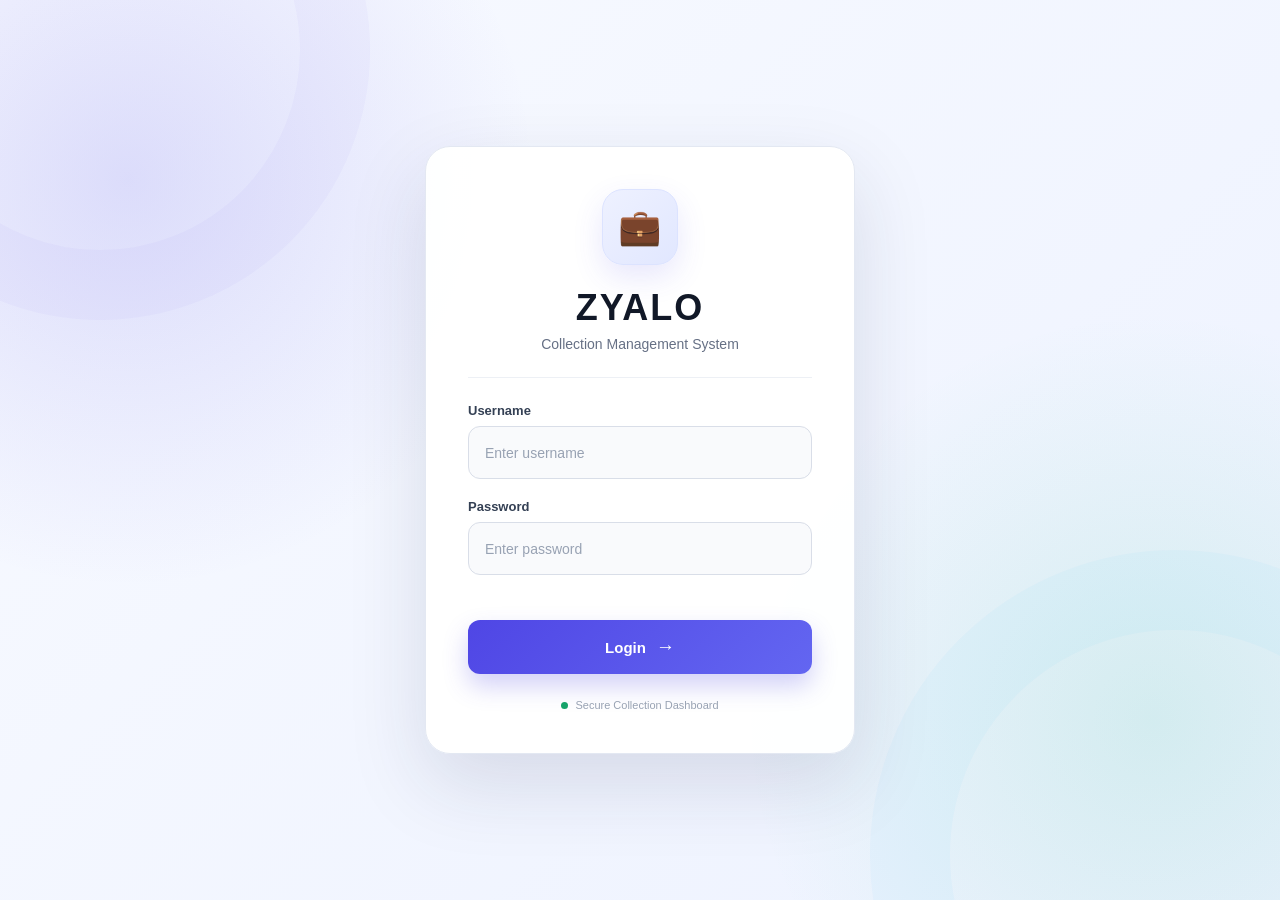
<file: index.html>
<!DOCTYPE html>
<html lang="en">

<head>
    <meta charset="UTF-8">
    <meta name="viewport" content="width=device-width, initial-scale=1.0">

    <title>ZYALO | Login</title>

    <link rel="stylesheet" href="van.css">
</head>

<body>

    <div class="login-page">

        <div class="login-card">

            <div class="login-logo">
                💼
            </div>

            <div class="login-brand">
                ZYALO
            </div>

            <p class="login-subtitle">
                Collection Management System
            </p>

            <div class="login-line"></div>

            <form onsubmit="event.preventDefault(); login();">

                <div class="input-group">

                    <label for="username">
                        Username
                    </label>

                    <input
                        type="text"
                        id="username"
                        placeholder="Enter username"
                        autocomplete="username"
                        required>

                </div>


                <div class="input-group">

                    <label for="password">
                        Password
                    </label>

                    <input
                        type="password"
                        id="password"
                        placeholder="Enter password"
                        autocomplete="current-password"
                        required>

                </div>


                <p
                    id="login-message"
                    class="login-message">
                </p>


                <button
                    type="submit"
                    class="login-button">

                    Login
                    <span>→</span>

                </button>

            </form>


            <div class="login-footer">

                <span class="secure-dot"></span>

                Secure Collection Dashboard

            </div>

        </div>

    </div>


    <script src="auth.js"></script>

</body>

</html>
</file>
<file: van.css>
/* =========================================================
   GLOBAL
========================================================= */

* {
    box-sizing: border-box;
}

html {
    scroll-behavior: smooth;
}

body {
    margin: 0;

    font-family:
        "Segoe UI",
        Arial,
        sans-serif;

    background: #f4f7fc;

    color: #14213d;
}


/* =========================================================
   LOGIN PAGE
========================================================= */

.login-page {

    min-height: 100vh;

    display: flex;

    justify-content: center;

    align-items: center;

    padding: 25px;

    position: relative;

    overflow: hidden;

    background:
        radial-gradient(
            circle at 10% 20%,
            rgba(79,70,229,0.16),
            transparent 30%
        ),
        radial-gradient(
            circle at 90% 80%,
            rgba(16,185,129,0.12),
            transparent 30%
        ),
        linear-gradient(
            135deg,
            #f8faff,
            #edf2ff
        );
}


/* background circle */

.login-page::before {

    content: "";

    position: absolute;

    width: 400px;

    height: 400px;

    border-radius: 50%;

    border: 70px solid
        rgba(79,70,229,0.035);

    top: -220px;

    left: -170px;
}


.login-page::after {

    content: "";

    position: absolute;

    width: 450px;

    height: 450px;

    border-radius: 50%;

    border: 80px solid
        rgba(14,165,233,0.035);

    bottom: -260px;

    right: -200px;
}


/* =========================================================
   LOGIN CARD
========================================================= */

.login-card {

    width: 430px;

    max-width: 100%;

    padding: 42px;

    background:
        rgba(255,255,255,0.97);

    border: 1px solid #e3e8f2;

    border-radius: 25px;

    position: relative;

    z-index: 2;

    box-shadow:
        0 30px 80px
        rgba(30,41,75,0.13);

    animation:
        loginAppear 0.6s ease;
}


@keyframes loginAppear {

    from {

        opacity: 0;

        transform:
            translateY(25px);

    }

    to {

        opacity: 1;

        transform:
            translateY(0);

    }

}


/* =========================================================
   LOGIN LOGO
========================================================= */

.login-logo {

    width: 76px;

    height: 76px;

    margin:
        0 auto 22px;

    display: flex;

    align-items: center;

    justify-content: center;

    background:
        linear-gradient(
            135deg,
            #eef1ff,
            #e1e7ff
        );

    border:
        1px solid #dce3ff;

    border-radius: 21px;

    font-size: 35px;

    box-shadow:
        0 12px 30px
        rgba(79,70,229,0.13);
}


/* =========================================================
   LOGIN BRAND
========================================================= */

.login-brand {

    text-align: center;

    font-size: 36px;

    font-weight: 900;

    letter-spacing: 2px;

    color: #111827;
}


.login-subtitle {

    text-align: center;

    color: #667085;

    font-size: 14px;

    margin:
        7px 0 25px;
}


.login-line {

    height: 1px;

    background:
        #edf0f5;

    margin-bottom: 25px;
}


/* =========================================================
   INPUT
========================================================= */

.input-group {

    margin-bottom: 20px;
}


.input-group label {

    display: block;

    color: #344054;

    font-size: 13px;

    font-weight: 700;

    margin-bottom: 8px;
}


.input-group input {

    width: 100%;

    height: 53px;

    border:
        1px solid #d9dee8;

    border-radius: 12px;

    background: #f9fafc;

    padding:
        0 16px;

    font-size: 14px;

    color: #101828;

    outline: none;

    transition:
        0.2s ease;
}


.input-group input:hover {

    background: white;

    border-color:
        #b8c0cf;
}


.input-group input:focus {

    background: white;

    border-color:
        #5964f2;

    box-shadow:
        0 0 0 4px
        rgba(89,100,242,0.10);
}


.input-group input::placeholder {

    color: #98a2b3;
}


/* =========================================================
   LOGIN MESSAGE
========================================================= */

.login-message {

    min-height: 18px;

    margin:
        0 0 7px;

    color: #d92d20;

    font-size: 12px;

    font-weight: 600;
}


/* =========================================================
   LOGIN BUTTON
========================================================= */

.login-button {

    width: 100%;

    height: 54px;

    border: none;

    border-radius: 12px;

    background:
        linear-gradient(
            135deg,
            #4f46e5,
            #6366f1
        );

    color: white;

    font-size: 15px;

    font-weight: 800;

    cursor: pointer;

    box-shadow:
        0 12px 25px
        rgba(79,70,229,0.25);

    transition:
        0.2s ease;

    display: flex;

    align-items: center;

    justify-content: center;

    gap: 10px;
}


.login-button span {

    font-size: 19px;

    transition:
        transform 0.2s ease;
}


.login-button:hover {

    transform:
        translateY(-2px);

    box-shadow:
        0 17px 32px
        rgba(79,70,229,0.30);
}


.login-button:hover span {

    transform:
        translateX(4px);
}


/* =========================================================
   LOGIN FOOTER
========================================================= */

.login-footer {

    margin-top: 25px;

    text-align: center;

    color: #98a2b3;

    font-size: 11px;

    display: flex;

    justify-content: center;

    align-items: center;

    gap: 7px;
}


.secure-dot {

    width: 7px;

    height: 7px;

    border-radius: 50%;

    background: #16a36a;
}


/* =========================================================
   DASHBOARD LAYOUT
========================================================= */

.dashboard-layout {

    min-height: 100vh;

    display: flex;
}


/* =========================================================
   SIDEBAR
========================================================= */

.sidebar {

    width: 245px;

    min-height: 100vh;

    position: fixed;

    top: 0;

    left: 0;

    bottom: 0;

    padding:
        25px 18px;

    background:
        linear-gradient(
            180deg,
            #172f68,
            #102552
        );

    color: white;

    z-index: 10;
}


/* BRAND */

.brand {

    display: flex;

    align-items: center;

    gap: 12px;

    padding:
        5px 9px 35px;
}


.brand-logo {

    width: 48px;

    height: 48px;

    border-radius: 14px;

    display: flex;

    justify-content: center;

    align-items: center;

    background:
        linear-gradient(
            135deg,
            #4f8cff,
            #7048ff
        );

    font-size: 23px;

    font-weight: 900;

    box-shadow:
        0 8px 25px
        rgba(79,140,255,0.30);
}


.brand h2 {

    margin: 0;

    font-size: 20px;

    letter-spacing: 1px;
}


.brand span {

    color: #b9c8eb;

    font-size: 10px;
}


/* MENU */

.sidebar-menu {

    display: flex;

    flex-direction: column;

    gap: 8px;
}


.menu-item {

    display: flex;

    align-items: center;

    gap: 13px;

    padding:
        14px 15px;

    border-radius: 11px;

    text-decoration: none;

    color: #d8e3ff;

    font-size: 13px;

    transition:
        0.2s ease;
}


.menu-item:hover {

    background:
        rgba(255,255,255,0.08);

    color: white;
}


.menu-item.active {

    color: white;

    background:
        linear-gradient(
            135deg,
            #4e78ff,
            #6257e8
        );

    box-shadow:
        0 9px 22px
        rgba(70,90,230,0.25);
}


/* SIDEBAR BOTTOM */

.sidebar-bottom {

    position: absolute;

    bottom: 45px;

    left: 32px;

    color: #91b3ff;

    font-size: 11px;
}


.sidebar-bottom p {

    margin-top: 15px;
}


.sidebar-status {

    display: flex;

    align-items: center;

    gap: 7px;

    color: #d4ddf6;
}


.sidebar-status span {

    width: 7px;

    height: 7px;

    border-radius: 50%;

    background: #28d17c;
}


/* =========================================================
   MAIN CONTENT
========================================================= */

.main-content {

    margin-left: 245px;

    width:
        calc(100% - 245px);

    min-height: 100vh;

    padding:
        30px 38px 45px;

    background: #f4f7fc;
}


/* =========================================================
   HEADER
========================================================= */

.top-header {

    display: flex;

    align-items: flex-start;

    justify-content: space-between;

    margin-bottom: 22px;
}


.small-label {

    margin: 0 0 5px;

    color: #536dff;

    font-size: 11px;

    font-weight: 800;

    letter-spacing: 1.5px;
}


.top-header h1 {

    margin: 0;

    color: #14213d;

    font-size: 31px;

    font-weight: 800;
}


.header-description {

    margin:
        6px 0 0;

    color: #7a879a;

    font-size: 14px;
}


.header-right {

    display: flex;

    align-items: center;

    gap: 15px;
}


.profile-box {

    background: white;

    border: 1px solid #e5e9f1;

    border-radius: 12px;

    padding:
        7px 13px;

    display: flex;

    align-items: center;

    gap: 9px;

    box-shadow:
        0 5px 18px
        rgba(30,50,90,0.05);
}


.profile-icon {

    width: 37px;

    height: 37px;

    border-radius: 50%;

    display: flex;

    justify-content: center;

    align-items: center;

    background: #edf2ff;
}


.profile-box small {

    display: block;

    color: #98a2b3;

    font-size: 10px;
}


.profile-box strong {

    display: block;

    color: #172f68;

    font-size: 12px;
}


/* =========================================================
   STATUS
========================================================= */

.data-status {

    display: inline-block;

    padding:
        9px 15px;

    margin-bottom: 18px;

    border-radius: 9px;

    background: #fff8e7;

    border:
        1px solid #f6dfa2;

    color: #a36a00;

    font-size: 12px;

    font-weight: 700;
}


.success-status {

    background: #ecfdf5;

    border-color: #b7efd7;

    color: #00865a;
}


.error-status {

    background: #fff1f2;

    border-color: #fecdd3;

    color: #be123c;
}


/* =========================================================
   KPI CARDS
========================================================= */

.kpi-grid {

    display: grid;

    grid-template-columns:
        repeat(4, 1fr);

    gap: 18px;

    margin-bottom: 20px;
}


.kpi-card {

    min-height: 168px;

    background: white;

    border:
        1px solid #e5e9f1;

    border-radius: 17px;

    padding: 21px;

    position: relative;

    overflow: hidden;

    box-shadow:
        0 7px 25px
        rgba(30,50,90,0.06);

    transition:
        0.25s ease;
}


.kpi-card:hover {

    transform:
        translateY(-3px);

    box-shadow:
        0 13px 30px
        rgba(30,50,90,0.10);
}


.kpi-card::after {

    content: "";

    position: absolute;

    width: 100px;

    height: 100px;

    border-radius: 50%;

    right: -35px;

    bottom: -40px;

    opacity: .12;
}


.kpi-card.blue::after {
    background: #4d83ff;
}


.kpi-card.purple::after {
    background: #7c3aed;
}


.kpi-card.green::after {
    background: #16a36a;
}


.kpi-card.red::after {
    background: #ef5350;
}


.kpi-icon {

    width: 45px;

    height: 45px;

    display: flex;

    justify-content: center;

    align-items: center;

    border-radius: 12px;

    font-size: 21px;

    margin-bottom: 18px;
}


.blue .kpi-icon {
    background: #eaf0ff;
}


.purple .kpi-icon {
    background: #f0eaff;
}


.green .kpi-icon {
    background: #e0f8ef;
}


.red .kpi-icon {
    background: #ffe8e8;
}


.kpi-card p {

    margin:
        0 0 6px;

    color: #68758a;

    font-size: 13px;

    font-weight: 600;
}


.kpi-card h2 {

    margin: 0;

    color: #14213d;

    font-size: 25px;

    font-weight: 850;
}


.kpi-small {

    display: block;

    margin-top: 5px;

    color: #a0aaba;

    font-size: 10px;
}


/* =========================================================
   SUMMARY CARD
========================================================= */

.summary-card {

    background: white;

    border:
        1px solid #e5e9f1;

    border-radius: 17px;

    padding: 23px 27px;

    margin-bottom: 20px;

    box-shadow:
        0 7px 25px
        rgba(30,50,90,0.05);
}


.summary-header {

    display: flex;

    justify-content: space-between;

    align-items: center;

    margin-bottom: 22px;
}


.summary-header h2 {

    margin: 0;

    font-size: 19px;
}


.summary-badge {

    padding:
        7px 13px;

    background: #eef2ff;

    color: #536dff;

    border-radius: 20px;

    font-size: 11px;

    font-weight: 800;
}


.summary-grid {

    display: grid;

    grid-template-columns:
        repeat(4, 1fr);
}


.summary-item {

    display: flex;

    align-items: center;

    gap: 12px;

    padding:
        5px 22px;

    border-right:
        1px solid #edf0f5;
}


.summary-item:last-child {

    border-right: none;
}


.summary-icon {

    width: 45px;

    height: 45px;

    border-radius: 50%;

    display: flex;

    justify-content: center;

    align-items: center;

    font-weight: 800;

    font-size: 18px;
}


.blue-bg {

    background: #e7efff;

    color: #3d76e8;
}


.green-bg {

    background: #ddf8ed;

    color: #079b69;
}


.purple-bg {

    background: #eee8ff;

    color: #7445dc;
}


.red-bg {

    background: #ffe7e7;

    color: #e53935;
}


.summary-item small {

    display: block;

    color: #8490a5;

    font-size: 11px;

    margin-bottom: 3px;
}


.summary-item strong {

    display: block;

    color: #14213d;

    font-size: 17px;
}


/* =========================================================
   CHART GRID
========================================================= */

.charts-grid {

    display: grid;

    grid-template-columns:
        repeat(2, 1fr);

    gap: 20px;

    margin-bottom: 20px;
}


.chart-card {

    background: white;

    border:
        1px solid #e5e9f1;

    border-radius: 17px;

    padding: 24px;

    min-height: 400px;

    box-shadow:
        0 7px 25px
        rgba(30,50,90,0.05);
}


.full-chart {

    grid-column:
        1 / -1;
}


.chart-heading {

    margin-bottom: 15px;
}


.chart-label {

    margin:
        0 0 5px;

    color: #536dff;

    font-size: 10px;

    font-weight: 800;

    letter-spacing: 1.5px;
}


.chart-heading h2 {

    margin: 0;

    color: #14213d;

    font-size: 19px;

    font-weight: 800;
}


.chart-heading p:last-child {

    margin:
        5px 0 0;

    color: #8490a5;

    font-size: 12px;
}


.chart-wrapper {

    position: relative;

    width: 100%;

    height: 295px;
}


.chart-wrapper.large {

    height: 330px;
}


/* =========================================================
   TABLE
========================================================= */

.table-panel {

    background: white;

    border:
        1px solid #e5e9f1;

    border-radius: 17px;

    overflow: hidden;

    box-shadow:
        0 7px 25px
        rgba(30,50,90,0.05);
}


.table-heading {

    display: flex;

    align-items: center;

    justify-content: space-between;

    padding:
        23px 27px;

    border-bottom:
        1px solid #edf0f5;
}


.table-heading h2 {

    margin: 0;

    font-size: 19px;
}


.table-heading p:last-child {

    margin:
        5px 0 0;

    color: #8490a5;

    font-size: 12px;
}


.status-badge {

    padding:
        7px 12px;

    border-radius: 20px;

    background: #e8faf2;

    color: #00865a;

    font-size: 10px;

    font-weight: 800;
}


.table-container {

    width: 100%;

    overflow-x: auto;
}


table {

    width: 100%;

    min-width: 900px;

    border-collapse: collapse;
}


thead {

    background: #f8faff;
}


th {

    padding:
        14px 17px;

    color: #68758a;

    font-size: 10px;

    font-weight: 800;

    text-transform: uppercase;

    text-align: left;
}


td {

    padding:
        15px 17px;

    border-top:
        1px solid #edf0f5;

    color: #536174;

    font-size: 12px;
}


tbody tr {

    transition:
        0.15s ease;
}


tbody tr:hover {

    background: #f8faff;
}


.executive-name {

    color: #172f68;
}


.rank {

    width: 26px;

    height: 26px;

    display: inline-flex;

    justify-content: center;

    align-items: center;

    background: #eef2ff;

    color: #536dff;

    border-radius: 8px;

    font-size: 10px;

    font-weight: 800;
}


.received-text {

    color: #079b69;

    font-weight: 700;
}


.pending-text {

    color: #e53935;

    font-weight: 700;
}


.percentage {

    display: inline-block;

    padding:
        5px 9px;

    border-radius: 15px;

    font-weight: 800;

    font-size: 10px;
}


.percentage-high {

    background: #ddf8ed;

    color: #07895d;
}


.percentage-medium {

    background: #fff2d8;

    color: #b87900;
}


.percentage-low {

    background: #ffe5e5;

    color: #d52e2e;
}


.loading-cell {

    text-align: center;

    padding: 30px;
}


/* =========================================================
   LOGOUT
========================================================= */

.logout-button {

    border: none;

    background: #ffe8e8;

    color: #d92d20;

    padding:
        11px 19px;

    border-radius: 10px;

    font-size: 12px;

    font-weight: 800;

    cursor: pointer;

    transition:
        0.2s ease;
}


.logout-button:hover {

    background: #ffd7d7;

    transform:
        translateY(-2px);
}


/* =========================================================
   FOOTER
========================================================= */

.dashboard-footer {

    text-align: center;

    color: #a0aaba;

    font-size: 10px;

    padding-top: 25px;
}


/* =========================================================
   RESPONSIVE
========================================================= */

@media (max-width: 1100px) {

    .sidebar {

        width: 210px;
    }


    .main-content {

        margin-left: 210px;

        width:
            calc(100% - 210px);

        padding:
            25px;
    }


    .kpi-grid {

        grid-template-columns:
            repeat(2, 1fr);
    }


    .summary-grid {

        grid-template-columns:
            repeat(2, 1fr);

        gap: 15px;
    }


    .summary-item {

        border-right: none;
    }

}


@media (max-width: 800px) {

    .sidebar {

        display: none;
    }


    .main-content {

        margin-left: 0;

        width: 100%;

        padding: 20px;
    }


    .charts-grid {

        grid-template-columns: 1fr;
    }


    .full-chart {

        grid-column: auto;
    }


    .top-header {

        flex-direction: column;

        gap: 15px;
    }


    .header-right {

        width: 100%;

        justify-content:
            space-between;
    }

}


@media (max-width: 550px) {

    .login-card {

        padding:
            32px 24px;
    }


    .kpi-grid {

        grid-template-columns: 1fr;
    }


    .summary-grid {

        grid-template-columns: 1fr;
    }


    .summary-item {

        padding:
            12px 0;

        border-bottom:
            1px solid #edf0f5;
    }


    .summary-item:last-child {

        border-bottom: none;
    }


    .top-header h1 {

        font-size: 25px;
    }


    .chart-card {

        padding: 18px;
    }

}
</file>
